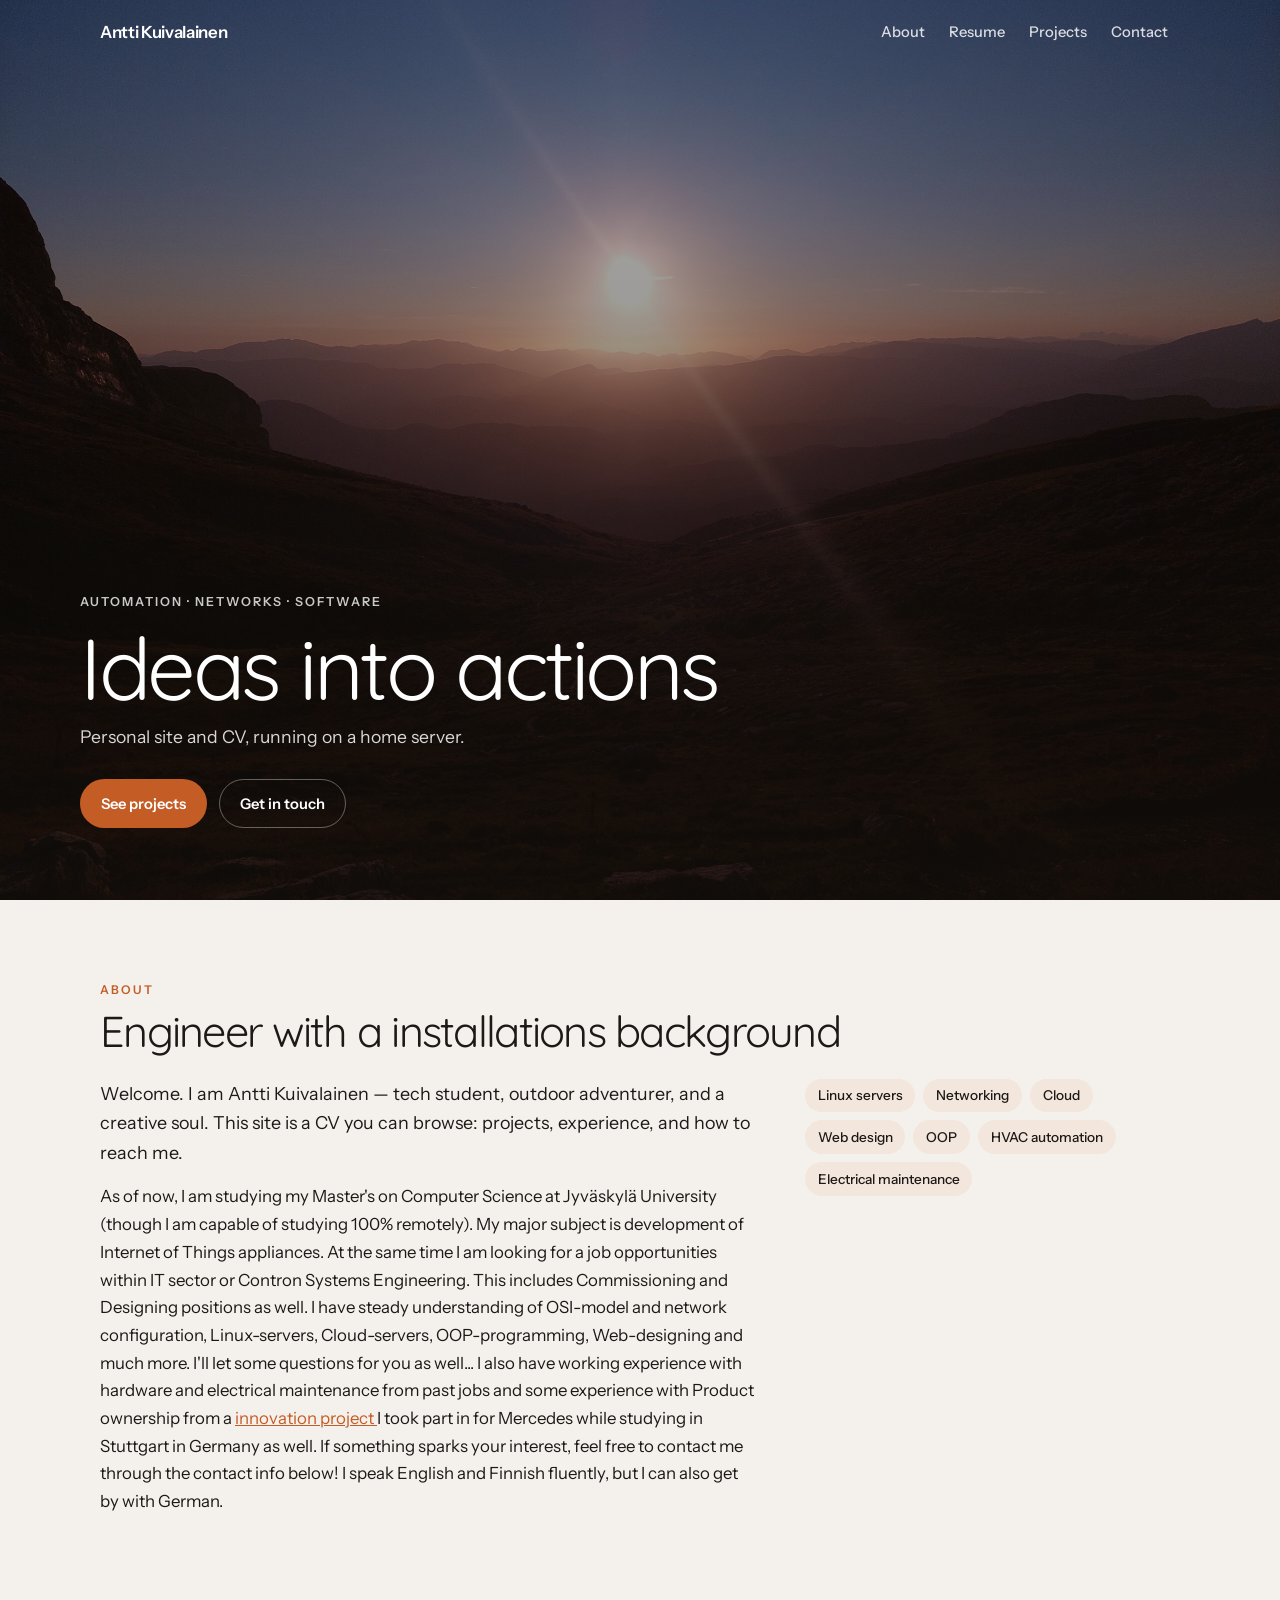
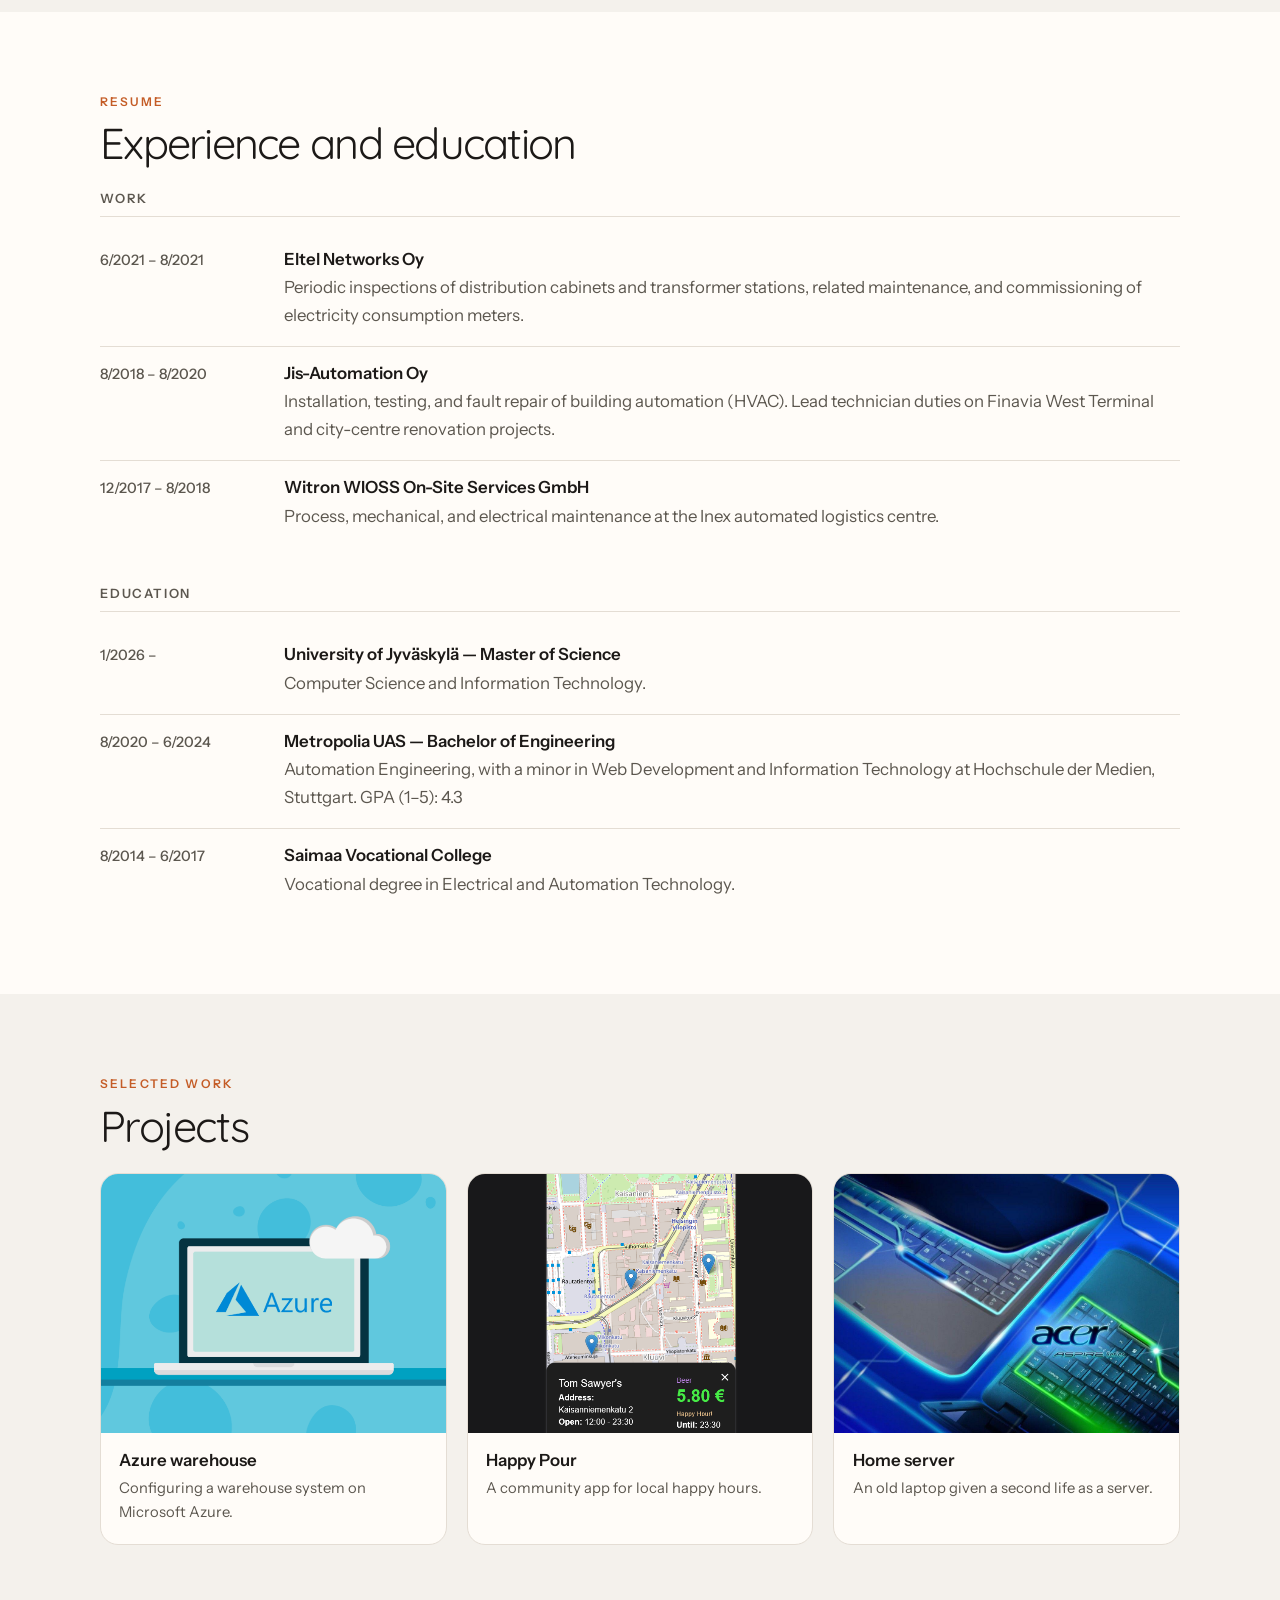
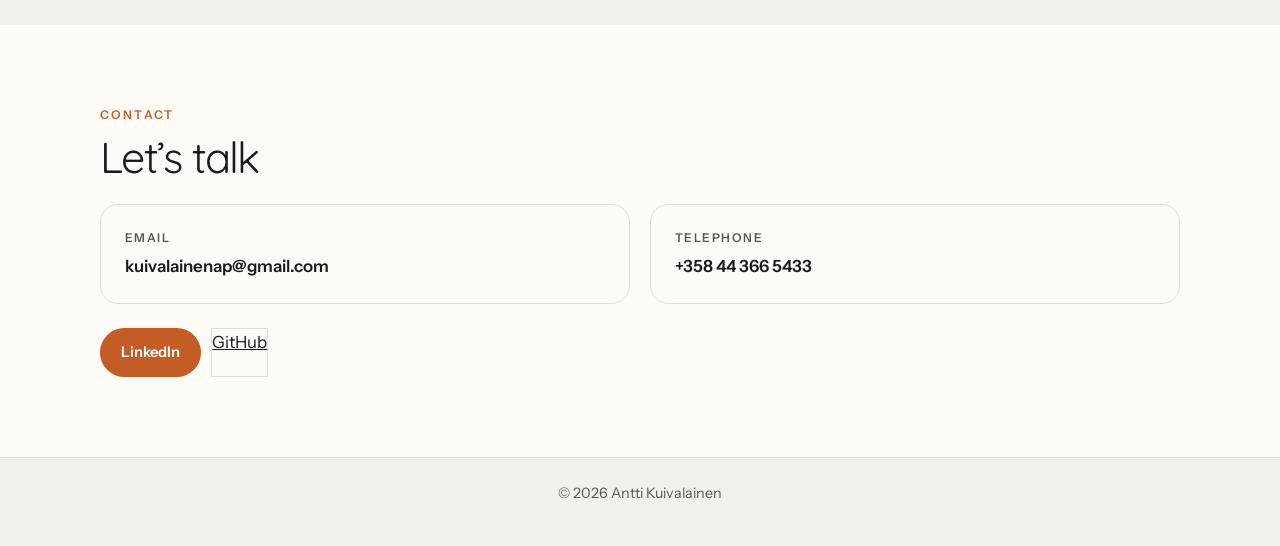
<file: index.html>
<!DOCTYPE html>
<html lang="en">
<head>
    <meta charset="UTF-8">
    <meta name="viewport" content="width=device-width, initial-scale=1.0">
    <title>Antti Kuivalainen</title>
    <link href="https://cdn.jsdelivr.net/npm/bootstrap@5.3.3/dist/css/bootstrap.min.css" rel="stylesheet">
    <link rel="stylesheet" href="css/styles.css">
</head>
<body>
    <nav id="navbar" class="navbar navbar-expand-lg navbar-dark fixed-top">
        <div class="container-fluid">
            <a class="navbar-brand" href="#hero">Antti Kuivalainen</a>
            <button class="navbar-toggler" type="button" data-bs-toggle="collapse" data-bs-target="#navMenu" aria-controls="navMenu" aria-expanded="false" aria-label="Toggle navigation">
                <span class="navbar-toggler-icon"></span>
            </button>
            <div class="collapse navbar-collapse" id="navMenu">
                <ul class="navbar-nav ms-auto">
                    <li class="nav-item"><a class="nav-link" href="#about">About</a></li>
                    <li class="nav-item"><a class="nav-link" href="#cv">Resume</a></li>
                    <li class="nav-item"><a class="nav-link" href="#projects">Projects</a></li>
                    <li class="nav-item"><a class="nav-link" href="#contact">Contact</a></li>
                </ul>
            </div>
        </div>
    </nav>

    <section id="hero">
        <div class="hero-inner">
            <p class="hero-kicker">Automation · Networks · Software</p>
            <h1>Ideas into actions</h1>
            <p class="hero-lead">Personal site and CV, running on a home server.</p>
            <div class="hero-actions">
                <a class="btn-accent" href="#projects">See projects</a>
                <a class="btn-ghost" href="#contact">Get in touch</a>
            </div>
        </div>
    </section>

    <section id="about" class="section">
        <p class="section-label">About</p>
        <h2>Engineer with a installations background</h2>
        <div class="about-grid">
            <div>
                <p class="lead">Welcome. I am Antti Kuivalainen — tech student, outdoor adventurer, and a creative soul. This site is a CV you can browse: projects, experience, and how to reach me.</p>
                <p>As of now, I am studying my Master's on Computer Science at Jyväskylä University (though I am capable of studying 100% remotely). 
            My major subject is development of Internet of Things appliances. At the same time I am looking for a job opportunities within IT sector or Contron Systems Engineering. 
            This includes Commissioning and Designing positions as well. I have steady understanding of OSI-model and network configuration, Linux-servers, 
            Cloud-servers, OOP-programming, Web-designing and much more. I'll let some questions for you as well... I also have working experience with hardware and 
            electrical maintenance from past jobs and some experience with Product ownership from a 
            <a href="https://hdm-stuttgart.de/stage/projekt_detail/projekt_details?projekt_ID=4183"
               target="_blank"
               rel="noopener noreferrer">
                innovation project
            </a>
            I took part in for Mercedes while studying in Stuttgart in Germany as well. If something sparks your interest, feel free to contact me through the contact info below! I speak English and Finnish fluently, but I can also get by with German.</p>
            </div>
            <ul class="skill-list">
                <li>Linux servers</li>
                <li>Networking</li>
                <li>Cloud</li>
                <li>Web design</li>
                <li>OOP</li>
                <li>HVAC automation</li>
                <li>Electrical maintenance</li>
            </ul>
        </div>
    </section>

    <div class="section-alt">
        <section id="cv" class="section">
            <p class="section-label">Resume</p>
            <h2>Experience and education</h2>
            <div class="timeline">
                <div class="timeline-group">
                    <h3>Work</h3>
                    <article class="job">
                        <div class="job-meta">6/2021 – 8/2021</div>
                        <div>
                            <h4>Eltel Networks Oy</h4>
                            <p>Periodic inspections of distribution cabinets and transformer stations, related maintenance, and commissioning of electricity consumption meters.</p>
                        </div>
                    </article>
                    <article class="job">
                        <div class="job-meta">8/2018 – 8/2020</div>
                        <div>
                            <h4>Jis-Automation Oy</h4>
                            <p>Installation, testing, and fault repair of building automation (HVAC). Lead technician duties on Finavia West Terminal and city-centre renovation projects.</p>
                        </div>
                    </article>
                    <article class="job">
                        <div class="job-meta">12/2017 – 8/2018</div>
                        <div>
                            <h4>Witron WIOSS On-Site Services GmbH</h4>
                            <p>Process, mechanical, and electrical maintenance at the Inex automated logistics centre.</p>
                        </div>
                    </article>
                </div>

                <div class="timeline-group">
                    <h3>Education</h3>
                    <article class="job">
                        <div class="job-meta">1/2026 –</div>
                        <div>
                            <h4>University of Jyväskylä — Master of Science</h4>
                            <p>Computer Science and Information Technology.</p>
                        </div>
                    </article>
                    <article class="job">
                        <div class="job-meta">8/2020 – 6/2024</div>
                        <div>
                            <h4>Metropolia UAS — Bachelor of Engineering</h4>
                            <p>Automation Engineering, with a minor in Web Development and Information Technology at Hochschule der Medien, Stuttgart. GPA (1–5): 4.3</p>
                        </div>
                    </article>
                    <article class="job">
                        <div class="job-meta">8/2014 – 6/2017</div>
                        <div>
                            <h4>Saimaa Vocational College</h4>
                            <p>Vocational degree in Electrical and Automation Technology.</p>
                        </div>
                    </article>
                </div>
            </div>
        </section>
    </div>

    <section id="projects" class="section">
        <p class="section-label">Selected work</p>
        <h2>Projects</h2>
        <div class="project-grid">
            <a href="https://github.com/a-pak/metropolia-warehouse" target="_blank" rel="noopener" class="project-card">
                <img src="/images/image.png" alt="Warehouse system on Azure">
                <div class="card-body">
                    <h3>Azure warehouse</h3>
                    <p>Configuring a warehouse system on Microsoft Azure.</p>
                </div>
            </a>
            <a href="https://github.com/a-pak/happy-pour" target="_blank" rel="noopener" class="project-card">
                <img src="/images/happypour.png" alt="Happy Pour app">
                <div class="card-body">
                    <h3>Happy Pour</h3>
                    <p>A community app for local happy hours.</p>
                </div>
            </a>
            <a href="/homeserver" class="project-card">
                <img src="/images/acer.jpg" alt="Home server laptop">
                <div class="card-body">
                    <h3>Home server</h3>
                    <p>An old laptop given a second life as a server.</p>
                </div>
            </a>
        </div>
    </section>

    <div class="section-alt">
        <section id="contact" class="section">
            <p class="section-label">Contact</p>
            <h2>Let’s talk</h2>
            <div class="contact-grid">
                <div class="contact-card">
                    <span>Email</span>
                    <a href="mailto:kuivalainenap@gmail.com">kuivalainenap@gmail.com</a>
                </div>
                <div class="contact-card">
                    <span>Telephone</span>
                    <a href="tel:+358443665433">+358 44 366 5433</a>
                </div>
            </div>
            <div class="social-row">
                <a href="https://linkedin.com/in/kuivalainenantti" class="btn-accent" target="_blank" rel="noopener">LinkedIn</a>
                <a href="https://github.com/a-pak" class="btn-outline" target="_blank" rel="noopener">GitHub</a>
            </div>
        </section>
    </div>

    <footer class="site-footer">© 2026 Antti Kuivalainen</footer>

    <script src="https://cdn.jsdelivr.net/npm/bootstrap@5.3.3/dist/js/bootstrap.bundle.min.js"></script>
    <script src="js/app.js"></script>
</body>
</html>
</file>
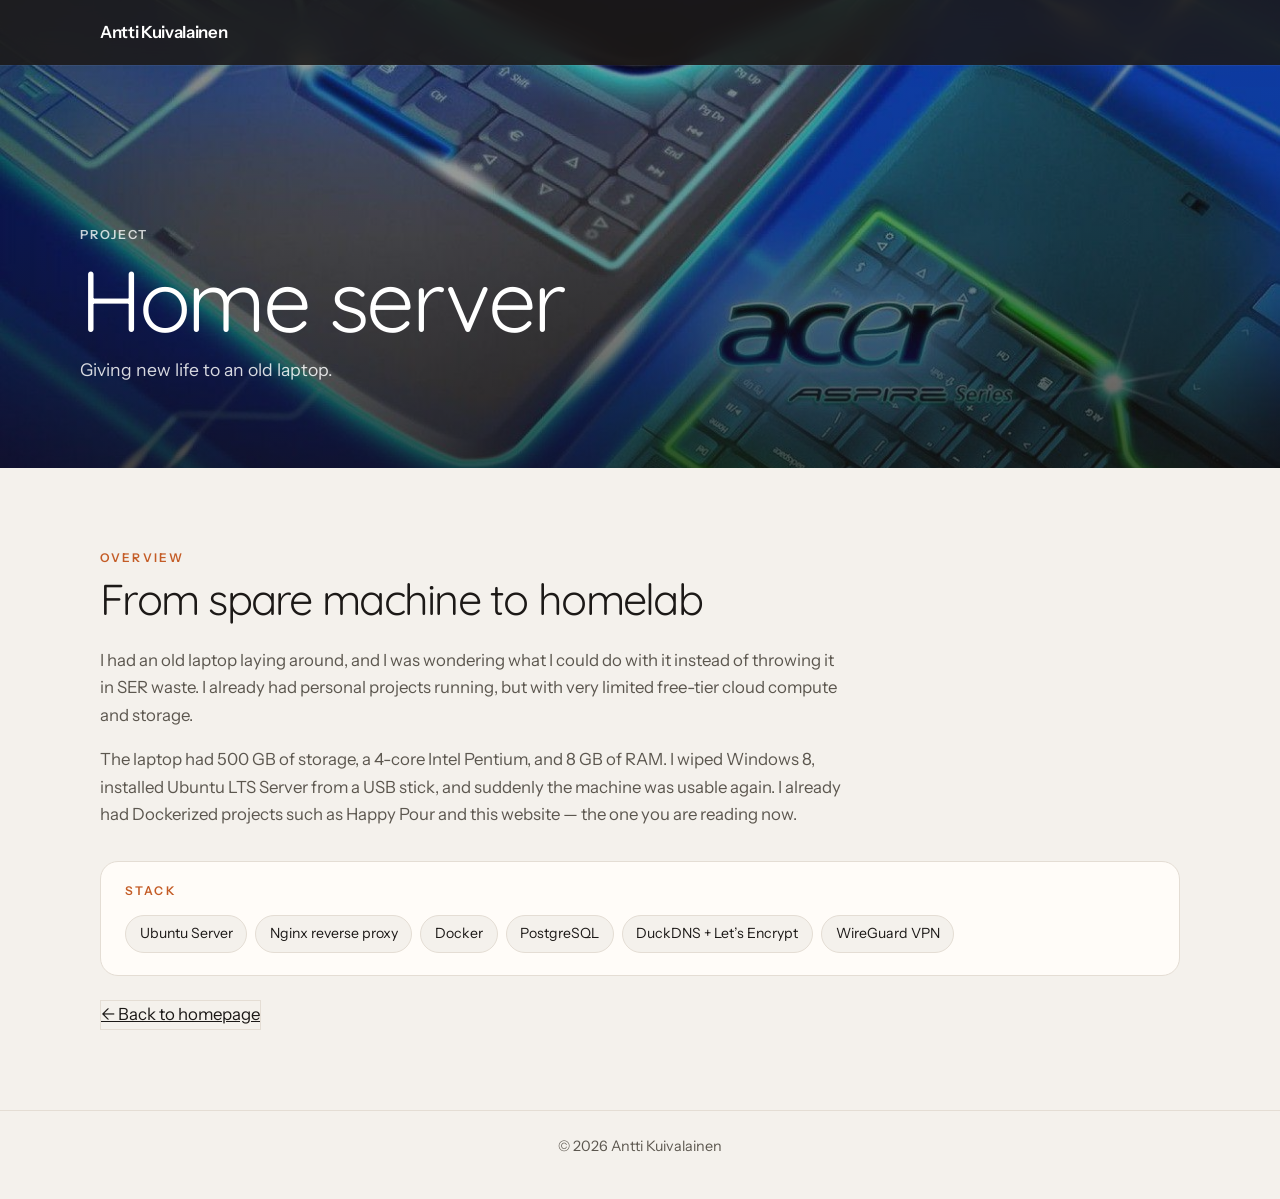
<file: homeserver.html>
<!DOCTYPE html>
<html lang="en">
<head>
    <meta charset="UTF-8">
    <meta name="viewport" content="width=device-width, initial-scale=1.0">
    <title>Home Server Project | Antti Kuivalainen</title>
    <link href="https://cdn.jsdelivr.net/npm/bootstrap@5.3.3/dist/css/bootstrap.min.css" rel="stylesheet">
    <link rel="stylesheet" href="css/styles.css">
</head>
<body>
    <nav id="navbar" class="navbar navbar-expand-lg navbar-dark fixed-top site-nav scrolled">
        <div class="container-fluid">
            <a class="navbar-brand" href="/">Antti Kuivalainen</a>
        </div>
    </nav>

    <section class="page-hero">
        <div class="hero-inner">
            <p class="hero-kicker">Project</p>
            <h1>Home server</h1>
            <p class="hero-lead">Giving new life to an old laptop.</p>
        </div>
    </section>

    <section class="section">
        <p class="section-label">Overview</p>
        <h2>From spare machine to homelab</h2>
        <div class="prose">
            <p>
                I had an old laptop laying around, and I was wondering what I could do with it
                instead of throwing it in SER waste. I already had personal projects running,
                but with very limited free-tier cloud compute and storage.
            </p>
            <p>
                The laptop had 500 GB of storage, a 4-core Intel Pentium, and 8 GB of RAM.
                I wiped Windows 8, installed Ubuntu LTS Server from a USB stick, and suddenly
                the machine was usable again. I already had Dockerized projects such as Happy Pour
                and this website — the one you are reading now.
            </p>
        </div>

        <div class="stack-card" style="margin-top: 2rem;">
            <h3 class="section-label" style="margin-bottom: 0.4rem;">Stack</h3>
            <ul class="stack-list">
                <li>Ubuntu Server</li>
                <li>Nginx reverse proxy</li>
                <li>Docker</li>
                <li>PostgreSQL</li>
                <li>DuckDNS + Let’s Encrypt</li>
                <li>WireGuard VPN</li>
            </ul>
        </div>

        <div class="social-row">
            <a href="/" class="btn-outline">← Back to homepage</a>
        </div>
    </section>

    <footer class="site-footer">© 2026 Antti Kuivalainen</footer>
    <script src="https://cdn.jsdelivr.net/npm/bootstrap@5.3.3/dist/js/bootstrap.bundle.min.js"></script>
</body>
</html>
</file>
<file: css/styles.css>
@import url("https://fonts.googleapis.com/css2?family=Instrument+Sans:wght@400;500;600;700&family=Quicksand:wght@400;500;600;700&display=swap");

:root {
  --bg: #f4f1ec;
  --bg-elevated: #fffcf8;
  --ink: #1c1917;
  --muted: #5c574f;
  --line: #e4ddd4;
  --accent: #c45c26;
  --accent-soft: #f3e6dc;
  --hero-overlay: linear-gradient(
    180deg,
    rgba(20, 16, 12, 0.35) 0%,
    rgba(20, 16, 12, 0.45) 50%,
    rgba(20, 16, 12, 0.72) 100%
  );
  --shadow: 0 12px 40px rgba(28, 25, 23, 0.08);
  --radius: 18px;
  --nav-h: 72px;
}

*,
*::before,
*::after {
  box-sizing: border-box;
}

html {
  scroll-behavior: smooth;
}

body {
  margin: 0;
  font-family: "Instrument Sans", system-ui, sans-serif;
  color: var(--ink);
  background: var(--bg);
  line-height: 1.65;
  font-size: 1.05rem;
}

img {
  max-width: 100%;
  display: block;
}

a {
  color: var(--accent);
}

.page-wrap {
  overflow-x: hidden;
}

/* Navbar */
#navbar,
.site-nav {
  background: transparent;
  padding: 0.85rem 0;
  transition: background 0.25s ease, box-shadow 0.25s ease, backdrop-filter 0.25s ease;
}

#navbar.scrolled,
.site-nav.scrolled {
  background: rgba(28, 25, 23, 0.86);
  backdrop-filter: blur(14px);
  box-shadow: 0 1px 0 rgba(255, 255, 255, 0.06);
}

.navbar .container,
.navbar .container-fluid {
  max-width: 1120px;
  margin: 0 auto;
  padding-left: 1.25rem;
  padding-right: 1.25rem;
}

.navbar-brand {
  font-weight: 600;
  letter-spacing: -0.02em;
  font-size: 1.05rem;
}

.navbar-dark .navbar-nav .nav-link {
  color: rgba(255, 255, 255, 0.82);
  font-weight: 500;
  font-size: 0.92rem;
  padding: 0.4rem 0.75rem;
}

.navbar-dark .navbar-nav .nav-link:hover,
.navbar-dark .navbar-nav .nav-link:focus {
  color: #fff;
}

.navbar-toggler {
  border: 0;
  box-shadow: none;
}

/* Hero */
#hero,
.page-hero {
  position: relative;
  min-height: 100vh;
  display: flex;
  align-items: flex-end;
  justify-content: flex-start;
  color: #fff;
  background: var(--hero-overlay),
    url("../images/sunset-in-greece-mountains.jpg") center / cover no-repeat;
  padding: calc(var(--nav-h) + 2rem) 1.25rem 4.5rem;
}

.page-hero {
  min-height: 52vh;
  background: var(--hero-overlay),
    url("../images/acer.jpg") center / cover no-repeat;
  padding-bottom: 3.5rem;
}

#hero::after,
.page-hero::after {
  content: none;
}

.hero-inner,
.page-hero .hero-inner {
  max-width: 1120px;
  width: 100%;
  margin: 0 auto;
}

.hero-kicker {
  display: inline-block;
  font-size: 0.78rem;
  letter-spacing: 0.16em;
  text-transform: uppercase;
  font-weight: 600;
  color: rgba(255, 255, 255, 0.78);
  margin-bottom: 0.85rem;
}

#hero h1,
.page-hero h1 {
  font-family: "Quicksand", system-ui, sans-serif;
  font-weight: 400;
  font-size: clamp(2.8rem, 7vw, 5.4rem);
  line-height: 0.97;
  letter-spacing: -0.04em;
  margin: 0 0 0.75rem;
  max-width: 14ch;
}

.hero-lead {
  margin: 0 0 1.75rem;
  font-size: 1.1rem;
  color: rgba(255, 255, 255, 0.84);
  max-width: 36ch;
}

.hero-actions {
  display: flex;
  flex-wrap: wrap;
  gap: 0.75rem;
}

.btn-accent,
.btn-ghost {
  display: inline-flex;
  align-items: center;
  justify-content: center;
  border-radius: 999px;
  padding: 0.7rem 1.25rem;
  font-weight: 600;
  font-size: 0.92rem;
  text-decoration: none;
  border: 1px solid transparent;
  transition: transform 0.15s ease, background 0.15s ease, color 0.15s ease;
}

.btn-accent {
  background: var(--accent);
  color: #fff;
}

.btn-accent:hover {
  background: #a94c1e;
  color: #fff;
  transform: translateY(-1px);
}

.btn-ghost {
  background: transparent;
  color: #fff;
  border-color: rgba(255, 255, 255, 0.35);
}

.btn-ghost:hover {
  background: rgba(255, 255, 255, 0.1);
  color: #fff;
}

.btn-outline {
  background: transparent;
  color: var(--ink);
  border: 1px solid var(--line);
}

.btn-outline:hover {
  border-color: var(--ink);
  color: var(--ink);
}

/* Sections */
.section {
  max-width: 1120px;
  margin: 0 auto;
  padding: 5rem 1.25rem;
  scroll-margin-top: calc(var(--nav-h) + 8px);
}

.section-alt {
  background: var(--bg-elevated);
}

.section-alt .section {
  padding-top: 5rem;
  padding-bottom: 5rem;
}

.section-label {
  font-size: 0.75rem;
  letter-spacing: 0.18em;
  text-transform: uppercase;
  font-weight: 600;
  color: var(--accent);
  margin-bottom: 0.6rem;
}

.section h2 {
  font-family: "Quicksand", system-ui, sans-serif;
  font-weight: 400;
  font-size: clamp(2rem, 4vw, 2.7rem);
  letter-spacing: -0.04em;
  line-height: 1.05;
  margin: 0 0 1.5rem;
}

.lead {
  font-size: 1.12rem;
  color: var(--ink);
  max-width: 62ch;
}

.muted {
  color: var(--muted);
}

.about-grid {
  display: grid;
  grid-template-columns: 1.4fr 0.8fr;
  gap: 3rem;
  align-items: start;
}

.skill-list {
  display: flex;
  flex-wrap: wrap;
  gap: 0.5rem;
  margin: 0;
  padding: 0;
  list-style: none;
}

.skill-list li {
  background: var(--accent-soft);
  color: var(--ink);
  border-radius: 999px;
  padding: 0.35rem 0.8rem;
  font-size: 0.85rem;
  font-weight: 500;
}

/* Resume */
.timeline {
  display: grid;
  gap: 2.5rem;
}

.timeline-group h3 {
  font-size: 0.8rem;
  letter-spacing: 0.14em;
  text-transform: uppercase;
  font-weight: 600;
  color: var(--muted);
  margin: 0 0 1rem;
  padding-bottom: 0.6rem;
  border-bottom: 1px solid var(--line);
}

.job {
  display: grid;
  grid-template-columns: 10rem 1fr;
  gap: 1.5rem;
  padding: 1rem 0;
}

.job + .job {
  border-top: 1px solid var(--line);
}

.job-meta {
  color: var(--muted);
  font-size: 0.9rem;
  font-weight: 500;
}

.job h4 {
  font-size: 1.05rem;
  font-weight: 600;
  margin: 0 0 0.35rem;
}

.job p {
  margin: 0;
  color: var(--muted);
}

/* Projects */
.project-grid {
  display: grid;
  grid-template-columns: repeat(3, 1fr);
  gap: 1.25rem;
}

.project-card {
  position: relative;
  display: flex;
  flex-direction: column;
  overflow: hidden;
  border-radius: var(--radius);
  text-decoration: none;
  color: var(--ink);
  background: var(--bg-elevated);
  border: 1px solid var(--line);
  box-shadow: none;
  transition: transform 0.2s ease, box-shadow 0.2s ease;
}

.project-card:hover {
  transform: translateY(-4px);
  box-shadow: var(--shadow);
  color: var(--ink);
}

.project-card img {
  width: 100%;
  aspect-ratio: 4 / 3;
  object-fit: cover;
}

.project-card .card-body {
  padding: 1.1rem 1.15rem 1.25rem;
}

.project-card .overlay {
  display: none;
}

.project-card h3 {
  font-size: 1.05rem;
  font-weight: 600;
  margin: 0 0 0.35rem;
}

.project-card p {
  margin: 0;
  color: var(--muted);
  font-size: 0.92rem;
}

/* Contact */
.contact-grid {
  display: grid;
  grid-template-columns: 1fr 1fr;
  gap: 1.25rem;
}

.contact-card,
.stack-card {
  background: var(--bg-elevated);
  border: 1px solid var(--line);
  border-radius: var(--radius);
  padding: 1.4rem 1.5rem;
}

.contact-card span {
  display: block;
  font-size: 0.75rem;
  letter-spacing: 0.12em;
  text-transform: uppercase;
  font-weight: 600;
  color: var(--muted);
  margin-bottom: 0.35rem;
}

.contact-card a,
.contact-card p {
  margin: 0;
  color: var(--ink);
  font-weight: 600;
  font-size: 1.05rem;
  text-decoration: none;
}

.contact-card a:hover {
  color: var(--accent);
}

.social-row {
  display: flex;
  flex-wrap: wrap;
  gap: 0.65rem;
  margin-top: 1.5rem;
}

.site-footer {
  border-top: 1px solid var(--line);
  padding: 1.5rem 1.25rem 2.5rem;
  text-align: center;
  color: var(--muted);
  font-size: 0.9rem;
}

.prose {
  max-width: 68ch;
}

.prose p {
  color: var(--muted);
}

.stack-list {
  display: flex;
  flex-wrap: wrap;
  gap: 0.5rem;
  list-style: none;
  margin: 1rem 0 0;
  padding: 0;
}

.stack-list li {
  border: 1px solid var(--line);
  background: var(--bg);
  border-radius: 999px;
  padding: 0.4rem 0.85rem;
  font-size: 0.88rem;
}

@media (max-width: 900px) {
  .about-grid,
  .job,
  .project-grid,
  .contact-grid {
    grid-template-columns: 1fr;
  }

  .job-meta {
    margin-bottom: -0.75rem;
  }
}
</file>
